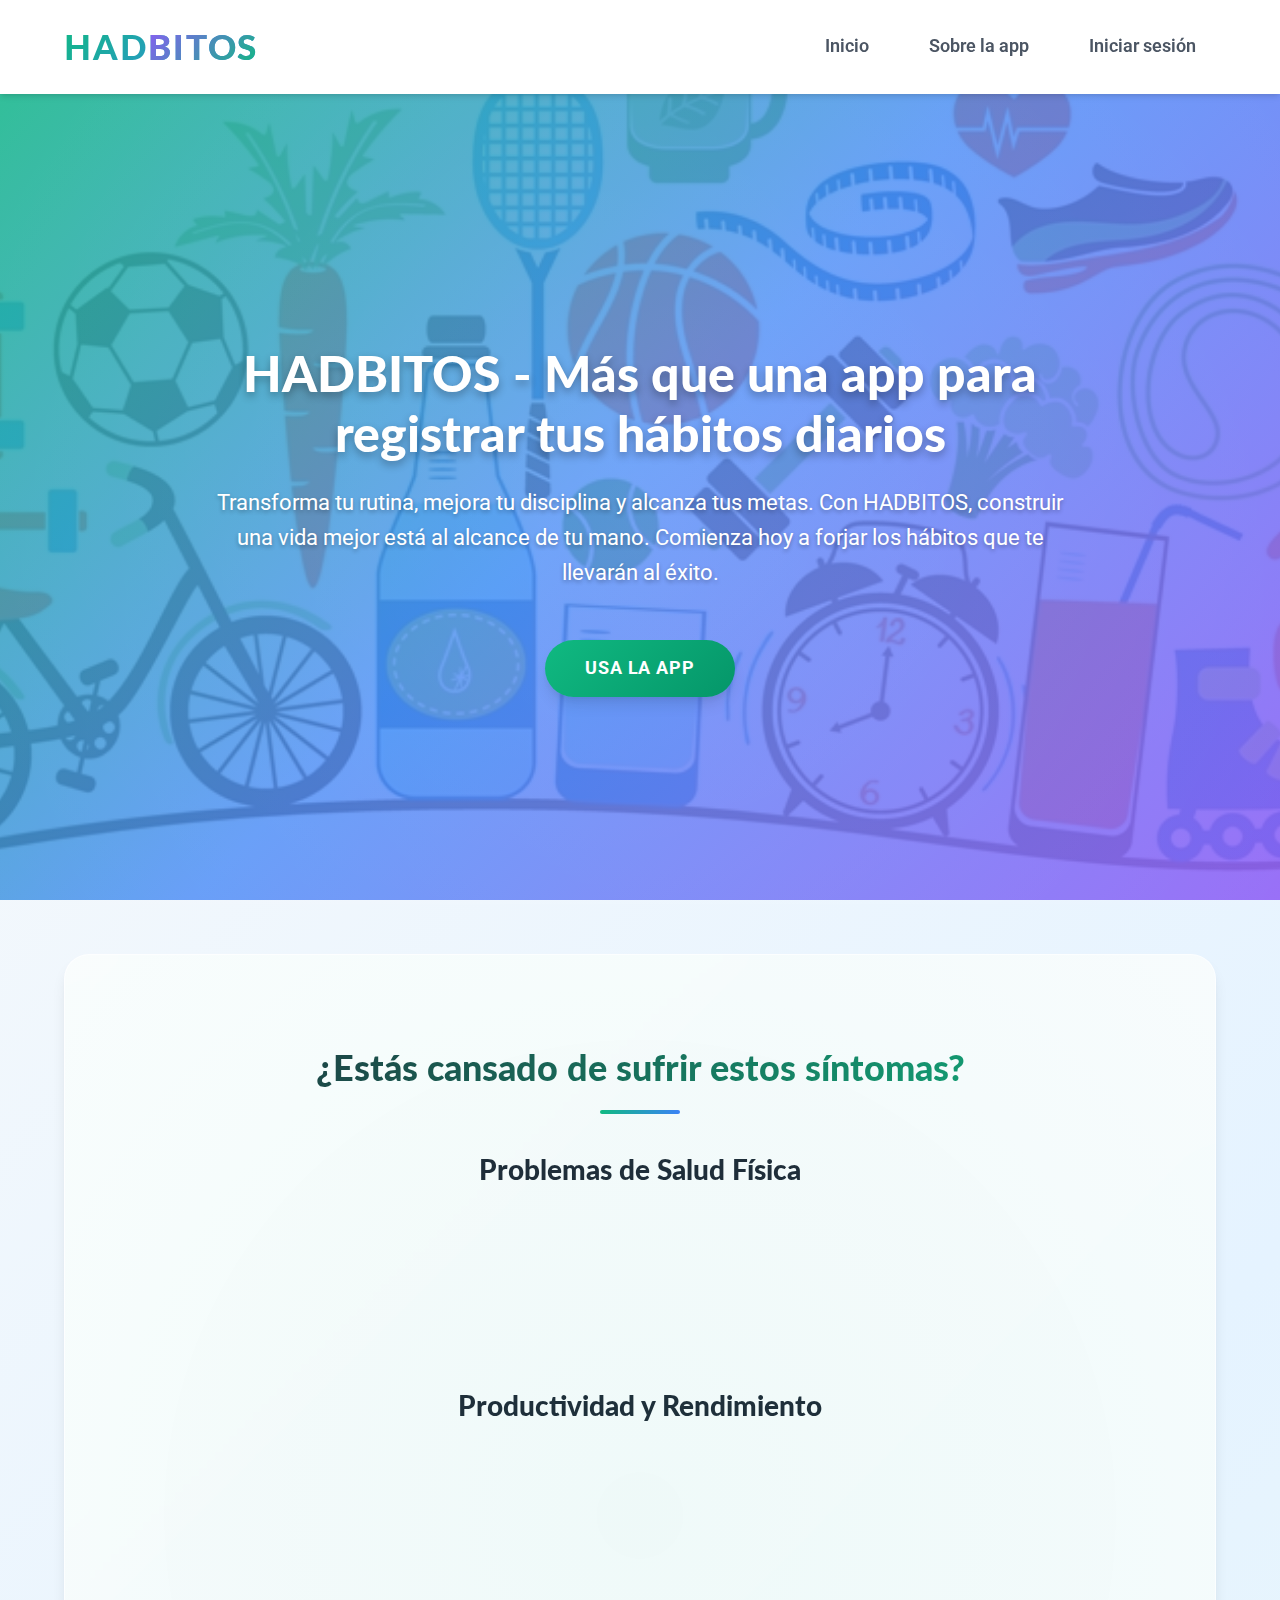
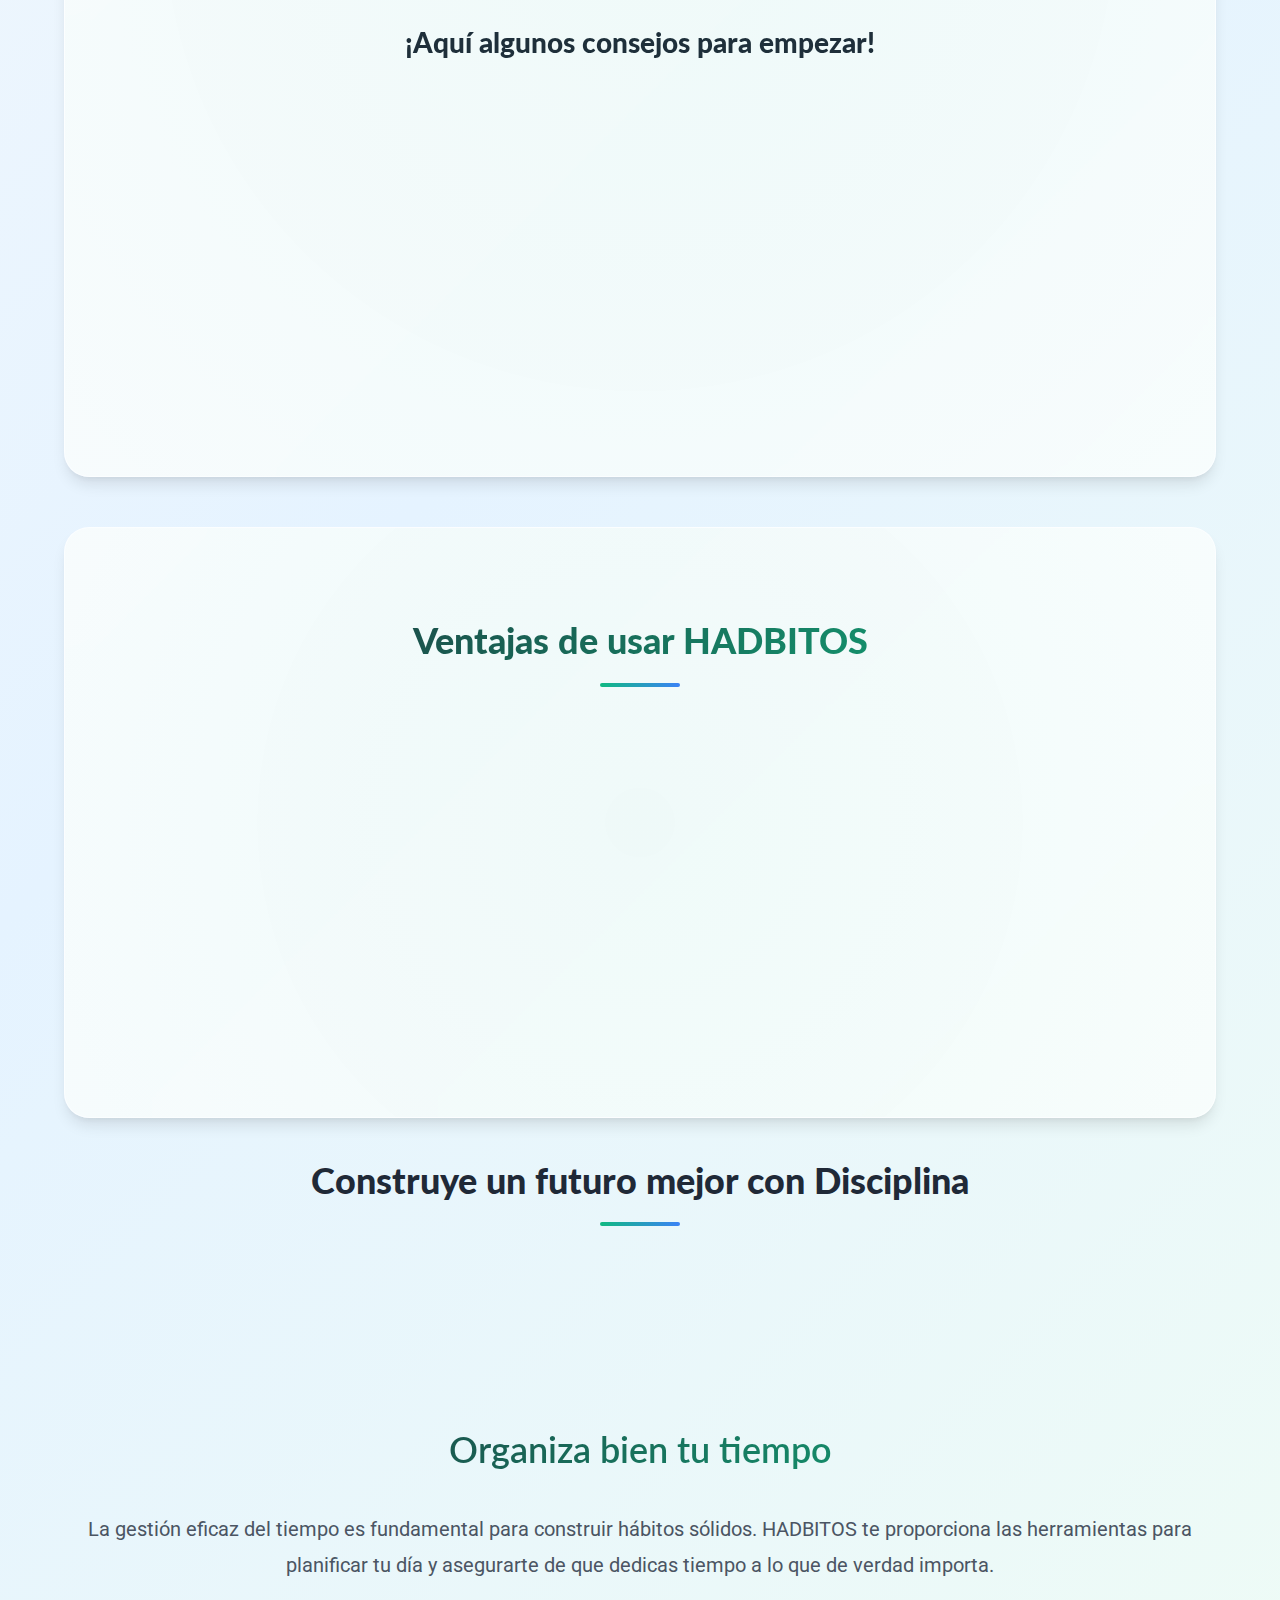
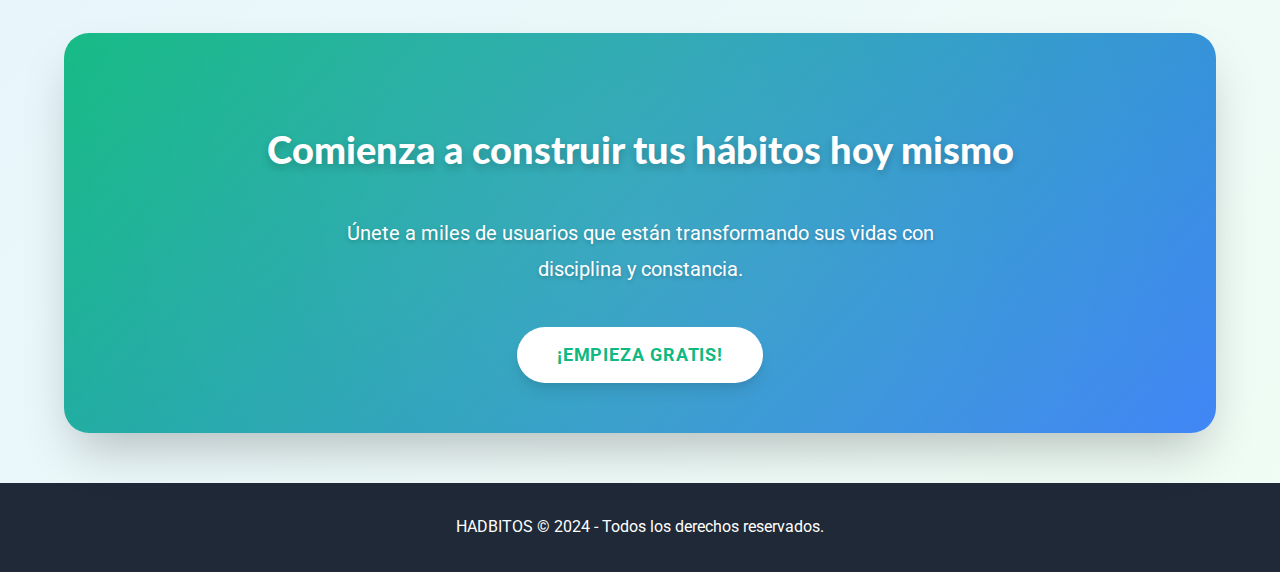
<file: index.html>
<!DOCTYPE html>
<html lang="es">
  <head>
    <meta charset="UTF-8" />
    <meta name="viewport" content="width=device-width, initial-scale=1.0" />
    <link rel="stylesheet" href="./styles/normalize.css" />
    <link rel="stylesheet" href="styles/styles.css" />
    <link rel="preconnect" href="https://fonts.googleapis.com" />
    <link rel="preconnect" href="https://fonts.gstatic.com" crossorigin />
    <link
      href="https://fonts.googleapis.com/css2?family=Lato:wght@300;400;700;900&family=Roboto:wght@300;400;500;700;900&display=swap"
      rel="stylesheet" />
    <link
      rel="stylesheet"
      href="https://cdnjs.cloudflare.com/ajax/libs/font-awesome/6.0.0-beta3/css/all.min.css"
      integrity="sha512-Fo3rlrZj/k7ujTnHg4CGR2D7kSs0v4LLanw2qksYuRlEzO+tcaEPQogQ0KaoGN26/zrn20ImR1DfuLWnOo7aBA=="
      crossorigin="anonymous"
      referrerpolicy="no-referrer" />
    <title>HADBITOS - Transforma tu Vida</title>
  </head>
  <body>
    <header class="header">
      <div class="contenedor header-contenido">
        <h1 class="titulo-principal">HAD<span>BITOS</span></h1>
        <nav class="navbar">
          <a href="#">Inicio</a>
          <a href="./pages/sobre_la_app.html">Sobre la app</a>
          <a href="./pages/login.html">Iniciar sesión</a>
        </nav>
      </div>
    </header>

    <div class="hero">
      <div class="div-hero">
        <h2>HADBITOS - Más que una app para registrar tus hábitos diarios</h2>
        <p class="texto-hero">
          Transforma tu rutina, mejora tu disciplina y alcanza tus metas. Con
          HADBITOS, construir una vida mejor está al alcance de tu mano.
          Comienza hoy a forjar los hábitos que te llevarán al éxito.
        </p>
        <button class="btn">Usa la App</button>
      </div>
    </div>

    <section class="contenedor seccion-items">
      <h2 class="text-center decorar-titulos">
        ¿Estás cansado de sufrir estos síntomas?
      </h2>

      <h3 class="text-center">Problemas de Salud Física</h3>
      <div class="malos-habitos-fisicos">
        <div class="elemento-fisico">
          <i class="fas fa-tired"></i>
          <p class="texto-cajas">Cansancio</p>
        </div>
        <div class="elemento-fisico">
          <i class="fas fa-weight"></i>
          <p class="texto-cajas">Obesidad</p>
        </div>
        <div class="elemento-fisico">
          <i class="fas fa-utensils"></i>
          <p class="texto-cajas">Mala Alimentación</p>
        </div>
        <div class="elemento-fisico">
          <i class="fas fa-battery-quarter"></i>
          <p class="texto-cajas">Debilidad</p>
        </div>
      </div>

      <h3 class="text-center">Productividad y Rendimiento</h3>
      <div class="malos-habitos-fisicos">
        <div class="elemento-fisico">
          <i class="fas fa-boxes-stacked"></i>
          <p class="texto-cajas">Desorganización</p>
        </div>
        <div class="elemento-fisico">
          <i class="fas fa-hourglass-end"></i>
          <p class="texto-cajas">Procrastinación</p>
        </div>
        <div class="elemento-fisico">
          <i class="fas fa-eye-slash"></i>
          <p class="texto-cajas">Falta de enfoque</p>
        </div>
        <div class="elemento-fisico">
          <i class="fas fa-bolt"></i>
          <p class="texto-cajas">Baja Energía</p>
        </div>
      </div>

      <h3 class="text-center">¡Aquí algunos consejos para empezar!</h3>
      <ul class="lista-consejos">
        <li>
          <i class="fas fa-mobile-alt"></i>
          <span>Pon el celular en modo "No molestar".</span>
        </li>
        <li>
          <i class="fas fa-pen"></i>
          <span
            >Comienza el día anotando tu primera actividad en HADBITOS.</span
          >
        </li>
        <li>
          <i class="fas fa-dumbbell"></i>
          <span>Realiza deporte de 3 a 5 veces por semana.</span>
        </li>
      </ul>
    </section>

    <section class="seccion-items contenedor">
      <h2 class="text-center decorar-titulos">Ventajas de usar HADBITOS</h2>
      <div class="flex-padre">
        <div class="elemento">
          <h3>Bloquea tus distracciones</h3>
          <i class="fa-solid fa-brain"></i>
          <p>
            Enfócate en lo que realmente importa. Nuestra app te ayuda a crear
            un ambiente libre de interrupciones para que puedas concentrarte en
            tus metas.
          </p>
        </div>
        <div class="elemento">
          <h3>Registra tus Hábitos</h3>
          <i class="fa-solid fa-clipboard-check"></i>
          <p>
            Lleva un seguimiento claro y sencillo de tu progreso diario.
            Visualiza tus rachas y mantente motivado para no romper la cadena.
          </p>
        </div>
        <div class="elemento">
          <h3>Adquiere Disciplina</h3>
          <i class="fa-solid fa-clock-rotate-left"></i>
          <p>
            La constancia es la clave del éxito. Al registrar tus hábitos,
            desarrollas la disciplina necesaria para lograr cualquier cosa que
            te propongas.
          </p>
        </div>
      </div>
    </section>

    <section class="contenedor">
      <h2 class="text-center decorar-titulos">
        Construye un futuro mejor con Disciplina
      </h2>
      <div class="texto-disciplina">
        <div class="elemento-habito">
          <i class="fas fa-medal"></i>
          <p class="texto-cajas">Gana Mejores Hábitos</p>
        </div>
        <div class="elemento-habito">
          <i class="fas fa-clock"></i>
          <p class="texto-cajas">Organiza tus Tiempos</p>
        </div>
        <div class="elemento-habito">
          <i class="fas fa-star"></i>
          <p class="texto-cajas">Obtén buenos resultados</p>
        </div>
      </div>
      <h2 class="text-center grosor-text-mediano">Organiza bien tu tiempo</h2>
      <p class="text-center tamaño-text-parrafo">
        La gestión eficaz del tiempo es fundamental para construir hábitos
        sólidos. HADBITOS te proporciona las herramientas para planificar tu día
        y asegurarte de que dedicas tiempo a lo que de verdad importa.
      </p>
    </section>

    <main class="seccion-cta contenedor">
      <h2 class="text-center">Comienza a construir tus hábitos hoy mismo</h2>
      <p class="text-center">
        Únete a miles de usuarios que están transformando sus vidas con
        disciplina y constancia.
      </p>
      <div class="text-center">
        <button class="btn">¡Empieza Gratis!</button>
      </div>
    </main>

    <footer class="footer">
      <div class="contenedor">
        <p class="text-center">
          HADBITOS &copy; 2024 - Todos los derechos reservados.
        </p>
      </div>
    </footer>

    <script src="js/animacion.js"></script>
  </body>
</html>
</file>
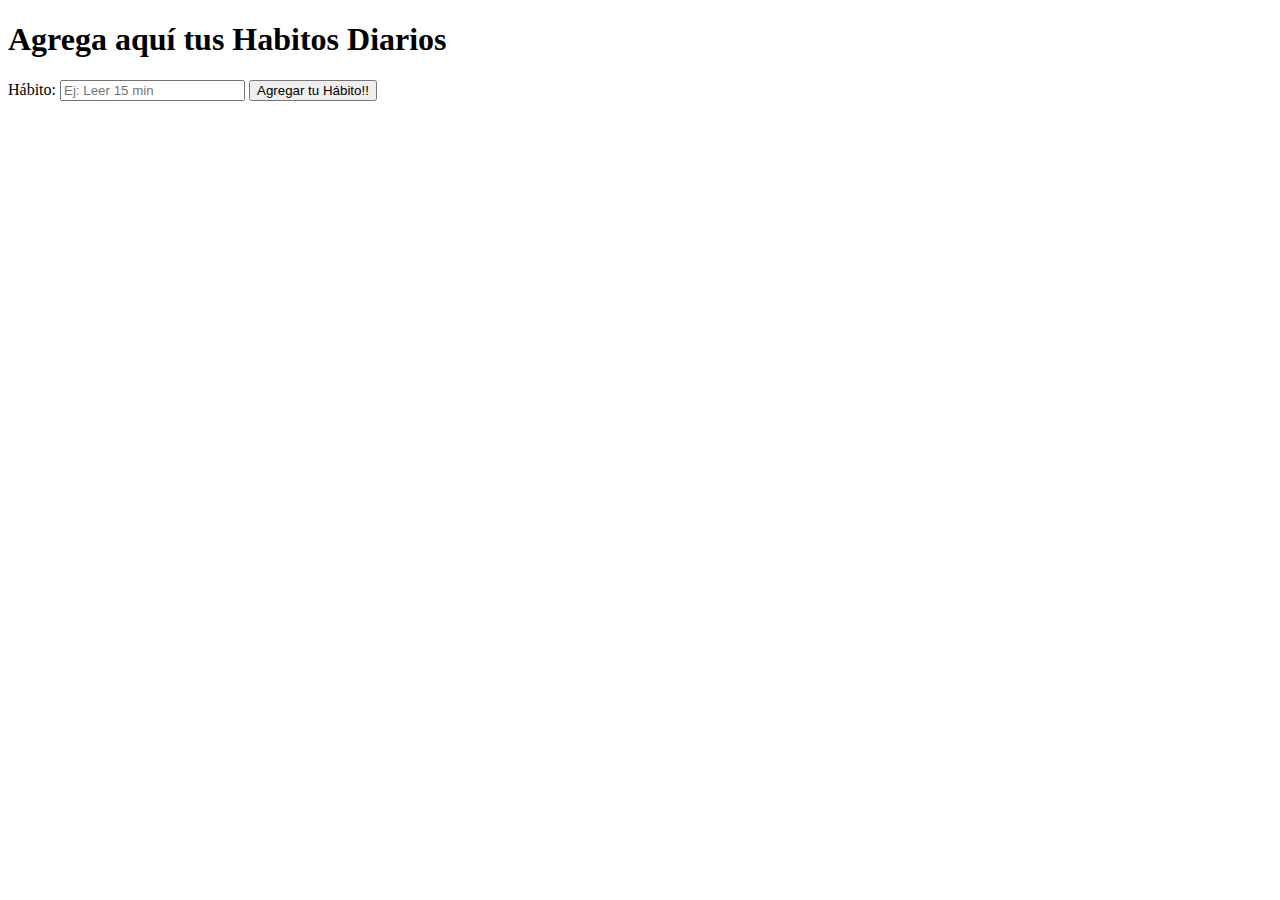
<file: pages/agregarhabito.html>
<!DOCTYPE html>
<html lang="en">
  <head>
    <meta charset="UTF-8" />
    <meta name="viewport" content="width=device-width, initial-scale=1.0" />
    <title>Document</title>
  </head>
  <body>
    <section>
      <div class="contenedor">
        <h1>Agrega aquí tus Habitos Diarios</h1>

        <form id="formulario-nuevo-habito">
          <label for="nombre-habito">Hábito:</label>
          <input
            type="text"
            id="nombre-habito"
            placeholder="Ej: Leer 15 min"
            required />
          <button type="submit">Agregar tu Hábito!!</button>
        </form>

        <div class="contenedor-habitos">
          <ul id="lista-de-habitos" class="habito"></ul>
        </div>
      </div>
    </section>

    <script src="../js/app.js"></script>
  </body>
</html>
</file>
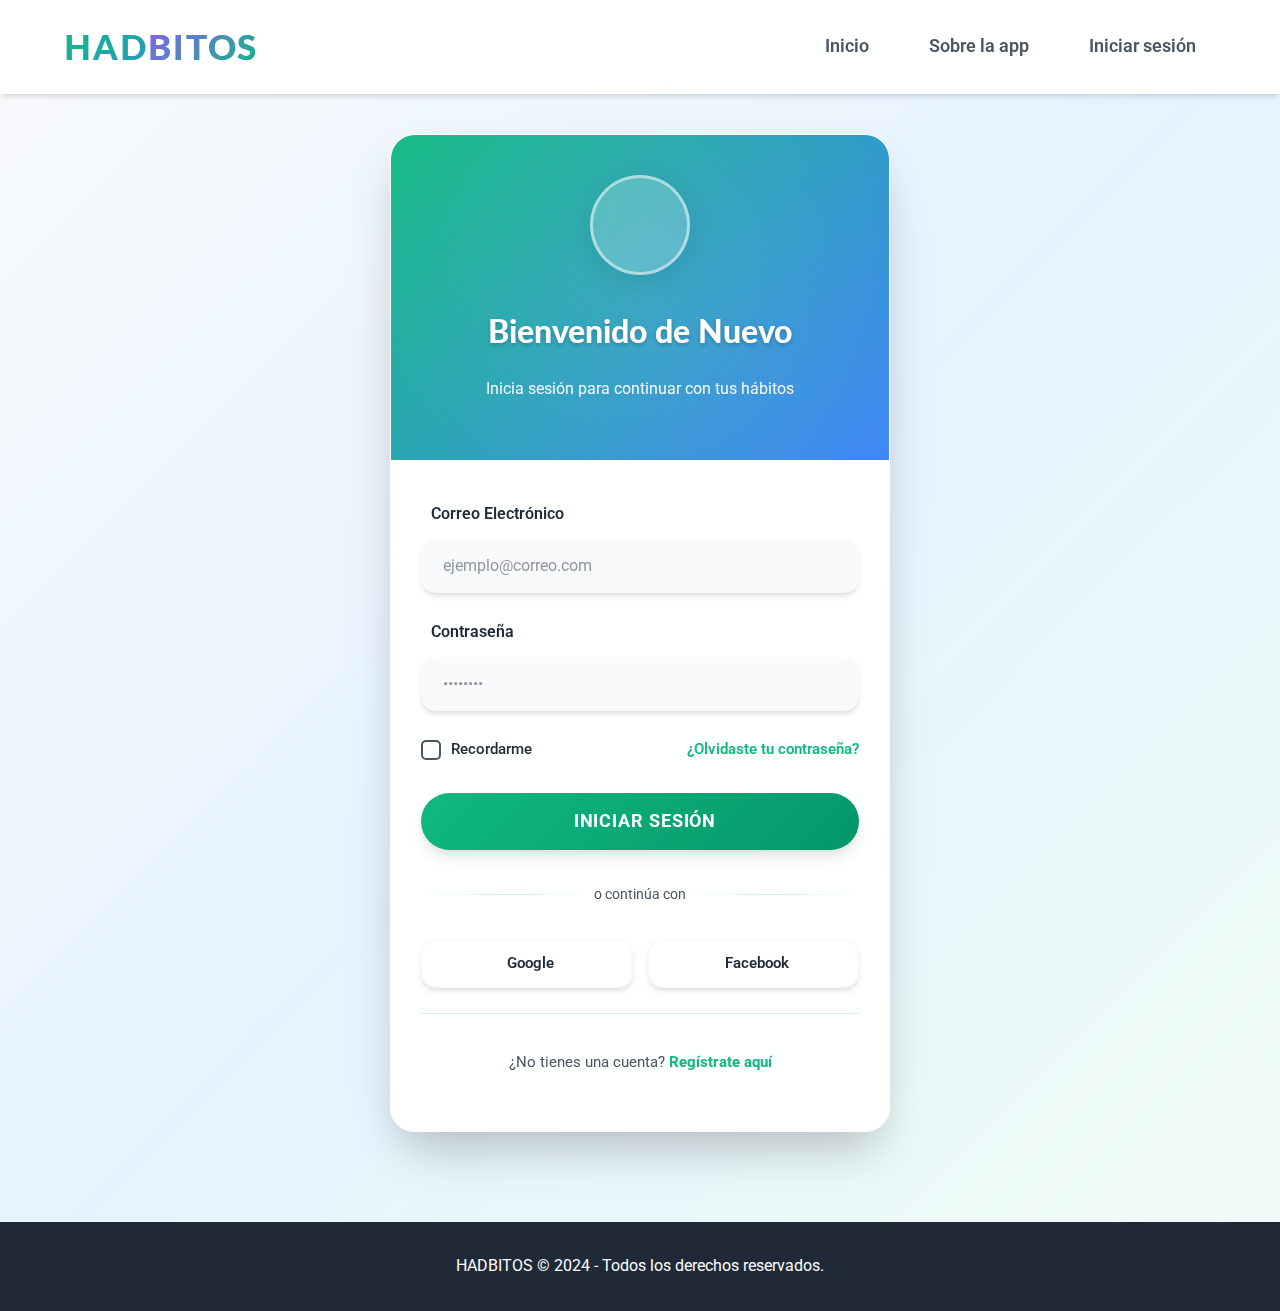
<file: pages/login.html>
<!DOCTYPE html>
<html lang="es">
  <head>
    <meta charset="UTF-8" />
    <meta name="viewport" content="width=device-width, initial-scale=1.0" />
    <link rel="stylesheet" href="../styles/normalize.css" />
    <link rel="stylesheet" href="../styles/styles.css" />
    <link rel="stylesheet" href="../styles/login.css" />
    <link rel="preconnect" href="https://fonts.googleapis.com" />
    <link rel="preconnect" href="https://fonts.gstatic.com" crossorigin />
    <link
      href="https://fonts.googleapis.com/css2?family=Lato:wght@300;400;700;900&family=Roboto:wght@300;400;500;700;900&display=swap"
      rel="stylesheet" />
    <link
      rel="stylesheet"
      href="https://cdnjs.cloudflare.com/ajax/libs/font-awesome/6.0.0-beta3/css/all.min.css"
      integrity="sha512-Fo3rlrZj/k7ujTnHg4CGR2D7kSs0v4LLanw2qksYuRlEzO+tcaEPQogQ0KaoGN26/zrn20ImR1DfuLWnOo7aBA=="
      crossorigin="anonymous"
      referrerpolicy="no-referrer" />
    <title>Iniciar Sesión - HADBITOS</title>
  </head>
  <body class="body-login">
    <header class="header">
      <div class="contenedor header-contenido">
        <h1 class="titulo-principal">HAD<span>BITOS</span></h1>
        <nav class="navbar">
          <a href="../index.html">Inicio</a>
          <a href="./sobre_la_app.html">Sobre la app</a>
          <a href="./login.html">Iniciar sesión</a>
        </nav>
      </div>
    </header>

    <main class="main-login">
      <div class="login-container">
        <div class="login-card">
          <div class="login-header">
            <div class="logo-circle">
              <i class="fas fa-user-circle"></i>
            </div>
            <h2>Bienvenido de Nuevo</h2>
            <p>Inicia sesión para continuar con tus hábitos</p>
          </div>

          <div class="login-body">
            <form id="form-login">
              <div class="input-group">
                <label for="email">
                  <i class="fas fa-envelope"></i>
                  Correo Electrónico
                </label>
                <input
                  type="email"
                  id="email"
                  placeholder="ejemplo@correo.com"
                  required />
              </div>

              <div class="input-group">
                <label for="password">
                  <i class="fas fa-lock"></i>
                  Contraseña
                </label>
                <div class="password-wrapper">
                  <input
                    type="password"
                    id="password"
                    placeholder="••••••••"
                    required />
                  <button type="button" class="toggle-password" id="toggle-password">
                    <i class="fas fa-eye"></i>
                  </button>
                </div>
              </div>

              <div class="form-options">
                <label class="checkbox-wrapper">
                  <input type="checkbox" id="remember" />
                  <span class="checkmark"></span>
                  <span class="checkbox-label">Recordarme</span>
                </label>
                <a href="#" class="forgot-link">¿Olvidaste tu contraseña?</a>
              </div>

              <button type="submit" class="btn btn-login">
                <i class="fas fa-sign-in-alt"></i>
                Iniciar Sesión
              </button>

              <div class="divider">
                <span>o continúa con</span>
              </div>

              <div class="social-login">
                <button type="button" class="btn-social btn-google">
                  <i class="fab fa-google"></i>
                  Google
                </button>
                <button type="button" class="btn-social btn-facebook">
                  <i class="fab fa-facebook-f"></i>
                  Facebook
                </button>
              </div>

              <div class="signup-link">
                <p>¿No tienes una cuenta? <a href="#">Regístrate aquí</a></p>
              </div>
            </form>
          </div>
        </div>
      </div>
    </main>

    <footer class="footer">
      <div class="contenedor">
        <p class="text-center">
          HADBITOS &copy; 2024 - Todos los derechos reservados.
        </p>
      </div>
    </footer>

    <script src="../js/login.js"></script>
  </body>
</html>
</file>
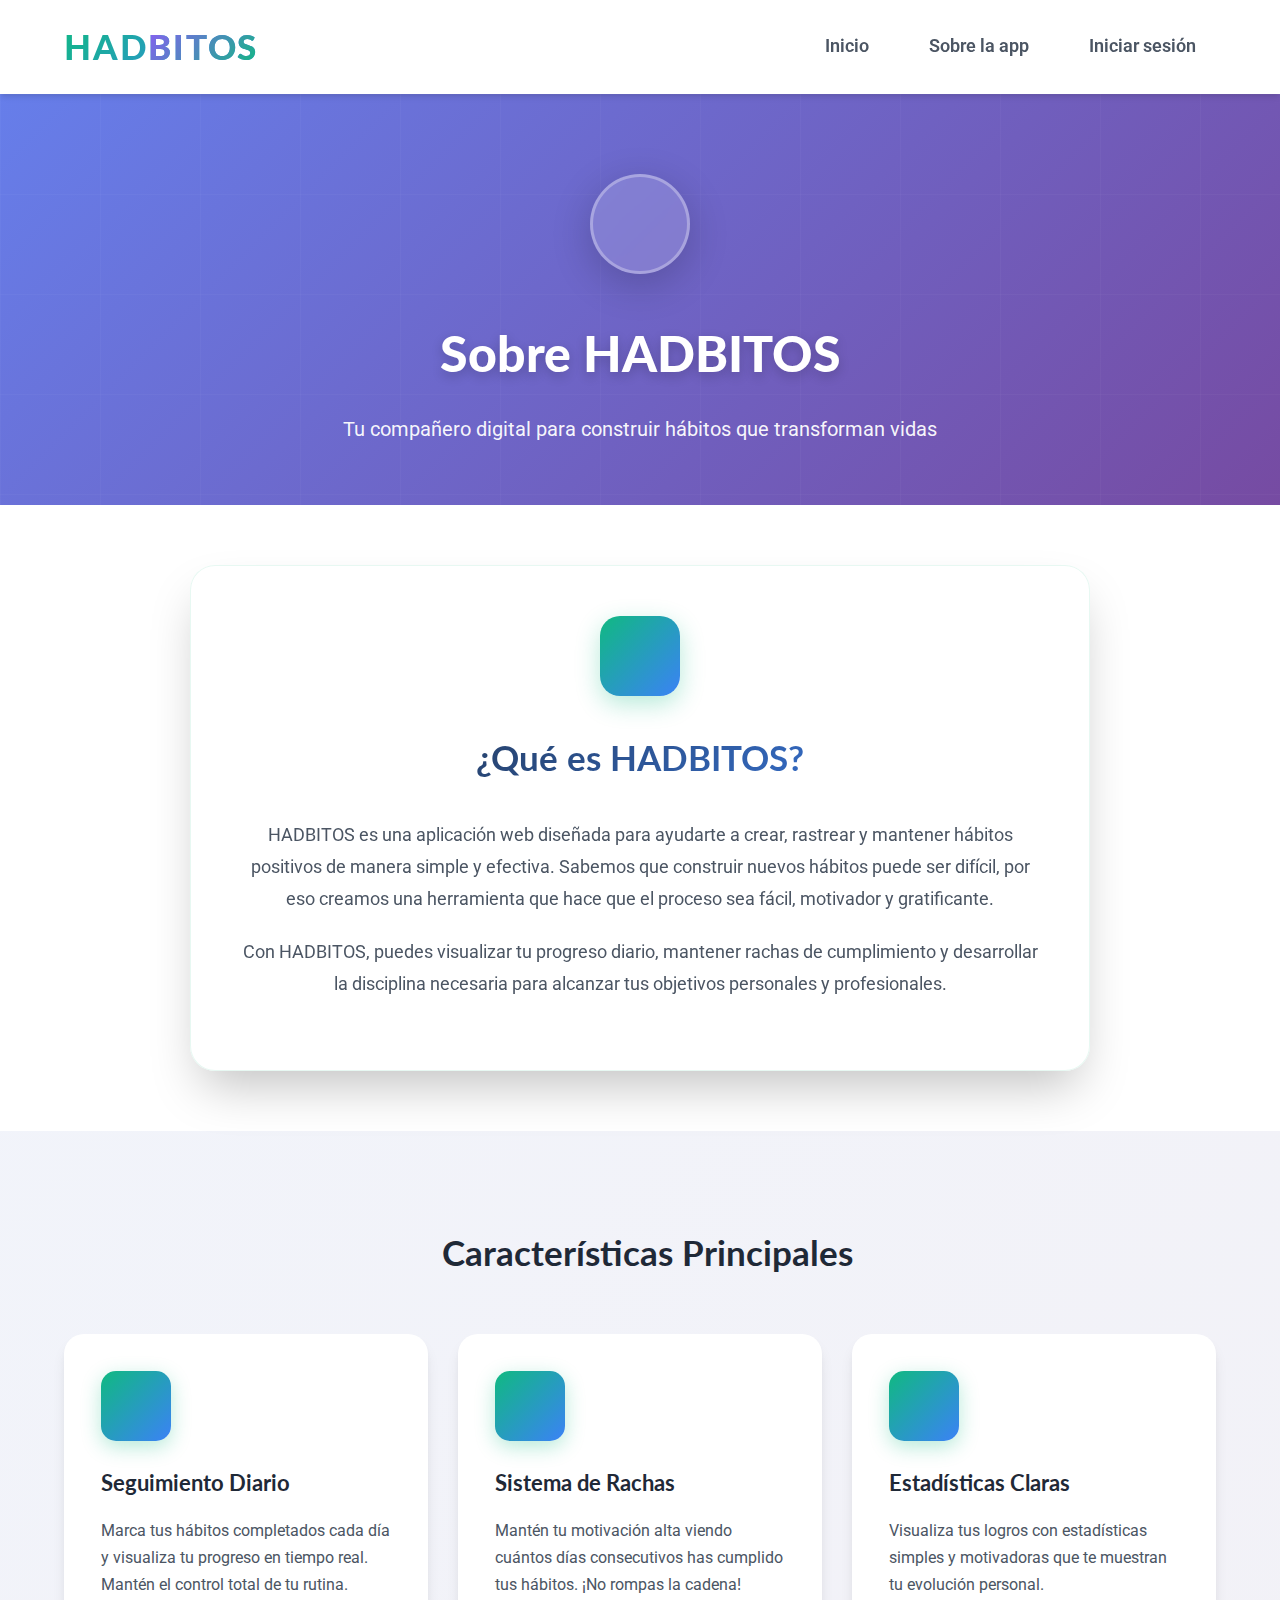
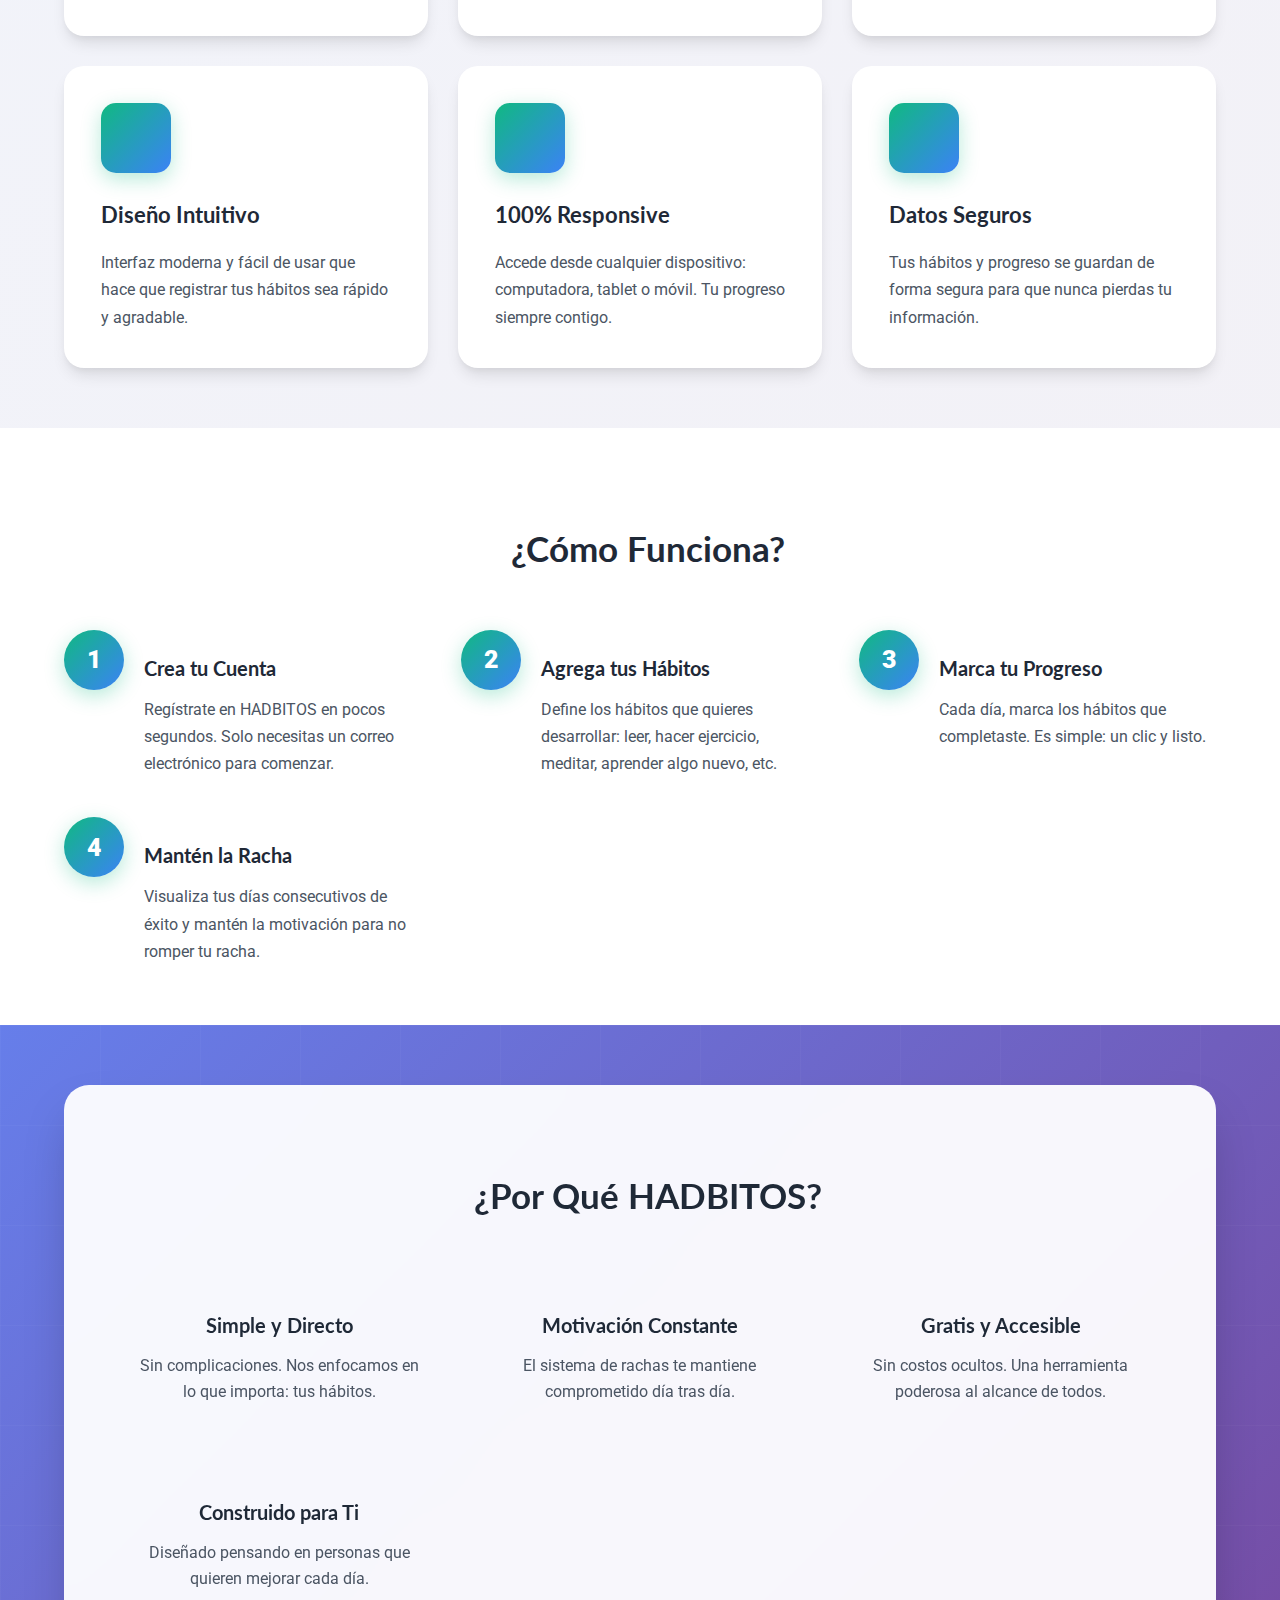
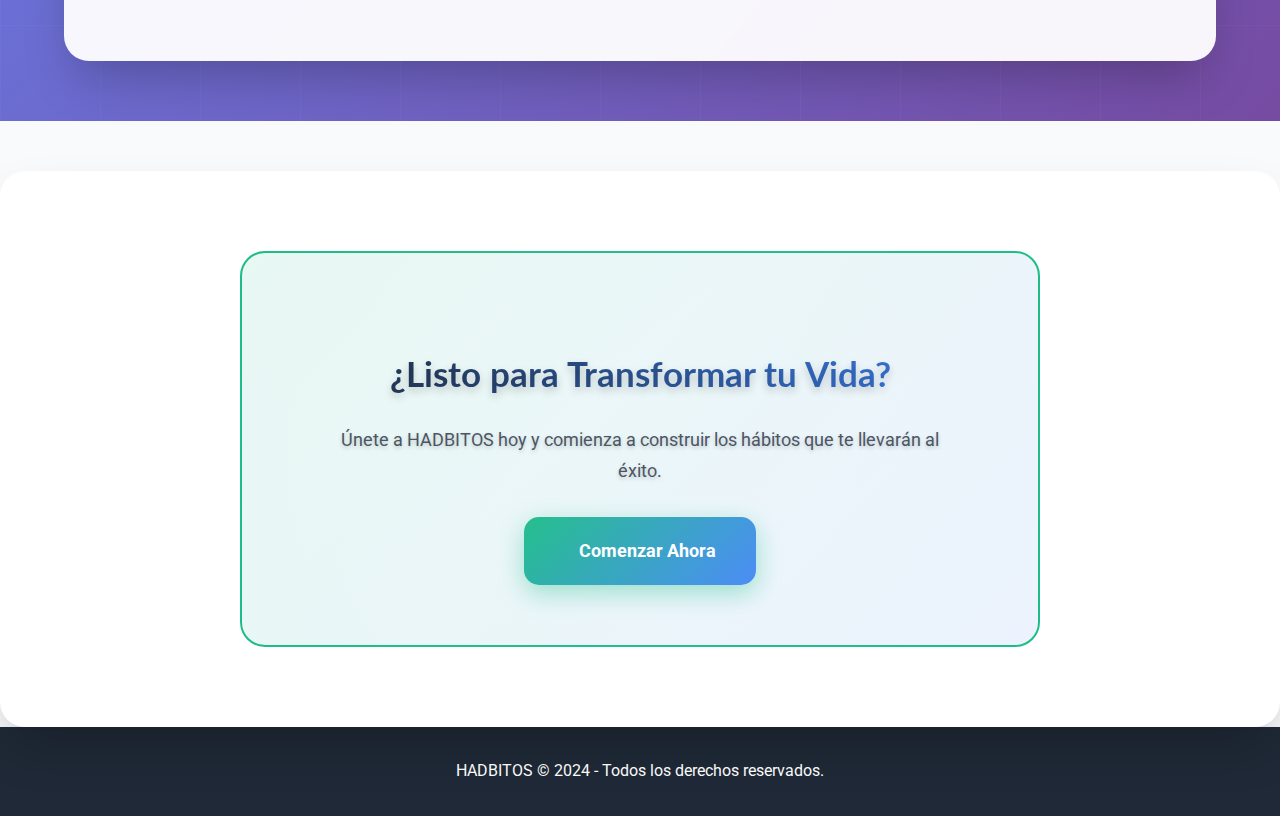
<file: pages/sobre_la_app.html>
<!DOCTYPE html>
<html lang="es">
  <head>
    <meta charset="UTF-8" />
    <meta name="viewport" content="width=device-width, initial-scale=1.0" />
    <link rel="stylesheet" href="../styles/normalize.css" />
    <link rel="stylesheet" href="../styles/styles.css" />
    <link rel="stylesheet" href="../styles/sobre_la_app.css" />
    <link rel="preconnect" href="https://fonts.googleapis.com" />
    <link rel="preconnect" href="https://fonts.gstatic.com" crossorigin />
    <link
      href="https://fonts.googleapis.com/css2?family=Lato:wght@300;400;700;900&family=Roboto:wght@300;400;500;700;900&display=swap"
      rel="stylesheet" />
    <link
      rel="stylesheet"
      href="https://cdnjs.cloudflare.com/ajax/libs/font-awesome/6.0.0-beta3/css/all.min.css"
      integrity="sha512-Fo3rlrZj/k7ujTnHg4CGR2D7kSs0v4LLanw2qksYuRlEzO+tcaEPQogQ0KaoGN26/zrn20ImR1DfuLWnOo7aBA=="
      crossorigin="anonymous"
      referrerpolicy="no-referrer" />
    <title>Sobre la App - HADBITOS</title>
  </head>
  <body>
    <header class="header">
      <div class="contenedor header-contenido">
        <h1 class="titulo-principal">HAD<span>BITOS</span></h1>
        <nav class="navbar">
          <a href="../index.html">Inicio</a>
          <a href="./sobre_la_app.html">Sobre la app</a>
          <a href="./login.html">Iniciar sesión</a>
        </nav>
      </div>
    </header>

    <main class="main-sobre">
      <!-- Hero Section -->
      <section class="hero-sobre">
        <div class="contenedor">
          <div class="hero-content">
            <div class="hero-icon">
              <i class="fas fa-rocket"></i>
            </div>
            <h1 class="hero-title">Sobre HADBITOS</h1>
            <p class="hero-subtitle">
              Tu compañero digital para construir hábitos que transforman vidas
            </p>
          </div>
        </div>
      </section>

      <!-- Qué es HADBITOS -->
      <section class="seccion-que-es">
        <div class="contenedor">
          <div class="content-card">
            <div class="card-icon">
              <i class="fas fa-lightbulb"></i>
            </div>
            <h2>¿Qué es HADBITOS?</h2>
            <p class="descripcion-principal">
              HADBITOS es una aplicación web diseñada para ayudarte a crear,
              rastrear y mantener hábitos positivos de manera simple y efectiva.
              Sabemos que construir nuevos hábitos puede ser difícil, por eso
              creamos una herramienta que hace que el proceso sea fácil,
              motivador y gratificante.
            </p>
            <p class="descripcion-principal">
              Con HADBITOS, puedes visualizar tu progreso diario, mantener
              rachas de cumplimiento y desarrollar la disciplina necesaria para
              alcanzar tus objetivos personales y profesionales.
            </p>
          </div>
        </div>
      </section>

      <!-- Características principales -->
      <section class="seccion-caracteristicas">
        <div class="contenedor">
          <h2 class="titulo-seccion">
            <i class="fas fa-star"></i>
            Características Principales
          </h2>

          <div class="grid-caracteristicas">
            <div class="caracteristica-card">
              <div class="caracteristica-icono">
                <i class="fas fa-check-circle"></i>
              </div>
              <h3>Seguimiento Diario</h3>
              <p>
                Marca tus hábitos completados cada día y visualiza tu progreso
                en tiempo real. Mantén el control total de tu rutina.
              </p>
            </div>

            <div class="caracteristica-card">
              <div class="caracteristica-icono">
                <i class="fas fa-fire"></i>
              </div>
              <h3>Sistema de Rachas</h3>
              <p>
                Mantén tu motivación alta viendo cuántos días consecutivos has
                cumplido tus hábitos. ¡No rompas la cadena!
              </p>
            </div>

            <div class="caracteristica-card">
              <div class="caracteristica-icono">
                <i class="fas fa-chart-line"></i>
              </div>
              <h3>Estadísticas Claras</h3>
              <p>
                Visualiza tus logros con estadísticas simples y motivadoras que
                te muestran tu evolución personal.
              </p>
            </div>

            <div class="caracteristica-card">
              <div class="caracteristica-icono">
                <i class="fas fa-palette"></i>
              </div>
              <h3>Diseño Intuitivo</h3>
              <p>
                Interfaz moderna y fácil de usar que hace que registrar tus
                hábitos sea rápido y agradable.
              </p>
            </div>

            <div class="caracteristica-card">
              <div class="caracteristica-icono">
                <i class="fas fa-mobile-alt"></i>
              </div>
              <h3>100% Responsive</h3>
              <p>
                Accede desde cualquier dispositivo: computadora, tablet o móvil.
                Tu progreso siempre contigo.
              </p>
            </div>

            <div class="caracteristica-card">
              <div class="caracteristica-icono">
                <i class="fas fa-database"></i>
              </div>
              <h3>Datos Seguros</h3>
              <p>
                Tus hábitos y progreso se guardan de forma segura para que nunca
                pierdas tu información.
              </p>
            </div>
          </div>
        </div>
      </section>

      <!-- Cómo funciona -->
      <section class="seccion-como-funciona">
        <div class="contenedor">
          <h2 class="titulo-seccion">
            <i class="fas fa-cogs"></i>
            ¿Cómo Funciona?
          </h2>

          <div class="pasos-container">
            <div class="paso-item">
              <div class="paso-numero">1</div>
              <div class="paso-content">
                <h3>Crea tu Cuenta</h3>
                <p>
                  Regístrate en HADBITOS en pocos segundos. Solo necesitas un
                  correo electrónico para comenzar.
                </p>
              </div>
            </div>

            <div class="paso-item">
              <div class="paso-numero">2</div>
              <div class="paso-content">
                <h3>Agrega tus Hábitos</h3>
                <p>
                  Define los hábitos que quieres desarrollar: leer, hacer
                  ejercicio, meditar, aprender algo nuevo, etc.
                </p>
              </div>
            </div>

            <div class="paso-item">
              <div class="paso-numero">3</div>
              <div class="paso-content">
                <h3>Marca tu Progreso</h3>
                <p>
                  Cada día, marca los hábitos que completaste. Es simple: un
                  clic y listo.
                </p>
              </div>
            </div>

            <div class="paso-item">
              <div class="paso-numero">4</div>
              <div class="paso-content">
                <h3>Mantén la Racha</h3>
                <p>
                  Visualiza tus días consecutivos de éxito y mantén la
                  motivación para no romper tu racha.
                </p>
              </div>
            </div>
          </div>
        </div>
      </section>

      <!-- Por qué HADBITOS -->
      <section class="seccion-porque">
        <div class="contenedor">
          <div class="porque-card">
            <h2>
              <i class="fas fa-heart"></i>
              ¿Por Qué HADBITOS?
            </h2>
            <div class="razones-grid">
              <div class="razon-item">
                <i class="fas fa-bolt"></i>
                <h3>Simple y Directo</h3>
                <p>
                  Sin complicaciones. Nos enfocamos en lo que importa: tus
                  hábitos.
                </p>
              </div>

              <div class="razon-item">
                <i class="fas fa-trophy"></i>
                <h3>Motivación Constante</h3>
                <p>
                  El sistema de rachas te mantiene comprometido día tras día.
                </p>
              </div>

              <div class="razon-item">
                <i class="fas fa-unlock"></i>
                <h3>Gratis y Accesible</h3>
                <p>
                  Sin costos ocultos. Una herramienta poderosa al alcance de
                  todos.
                </p>
              </div>

              <div class="razon-item">
                <i class="fas fa-users"></i>
                <h3>Construido para Ti</h3>
                <p>
                  Diseñado pensando en personas que quieren mejorar cada día.
                </p>
              </div>
            </div>
          </div>
        </div>
      </section>

      <!-- CTA Final -->
      <section class="seccion-cta">
        <div class="contenedor">
          <div class="cta-card">
            <h2>¿Listo para Transformar tu Vida?</h2>
            <p>
              Únete a HADBITOS hoy y comienza a construir los hábitos que te
              llevarán al éxito.
            </p>
            <a href="./login.html" class="btn-cta">
              <i class="fas fa-sign-in-alt"></i>
              Comenzar Ahora
            </a>
          </div>
        </div>
      </section>
    </main>

    <footer class="footer">
      <div class="contenedor">
        <p class="text-center">
          HADBITOS &copy; 2024 - Todos los derechos reservados.
        </p>
      </div>
    </footer>

    <script src="../js/sesion.js"></script>
    <script src="../js/animacion.js"></script>
  </body>
</html>
</file>
<file: styles/styles.css>
:root {
  --verde-principal: #10b981;
  --verde-oscuro: #059669;
  --verde-claro: #6ee7b7;
  --color-primario: #1f2937;
  --color-secundario: #4b5563;
  --fondo-claro: #f9fafb;
  --blanco: #ffffff;
  --azul-acento: #3b82f6;
  --purpura-acento: #8b5cf6;
  --fuentePrincipal: "Roboto", sans-serif;
  --fuenteSecundaria: "Lato", sans-serif;
  --separacion: 5rem;
  --sombra-suave: 0 4px 6px -1px rgba(0, 0, 0, 0.1),
    0 2px 4px -1px rgba(0, 0, 0, 0.06);
  --sombra-media: 0 10px 15px -3px rgba(0, 0, 0, 0.1),
    0 4px 6px -2px rgba(0, 0, 0, 0.05);
  --sombra-grande: 0 25px 50px -12px rgba(0, 0, 0, 0.25);
}

html {
  box-sizing: border-box;
  font-size: 62.5%;
}

*,
*:before,
*:after {
  box-sizing: inherit;
}

body {
  font-family: var(--fuentePrincipal);
  font-size: 1.6rem;
  line-height: 1.8;
  color: var(--color-secundario);
  background: linear-gradient(135deg, #f9fafb 0%, #e5f3ff 50%, #f0fdf4 100%);
  min-height: 100vh;
}

/* Globales */
.contenedor {
  max-width: 120rem;
  width: 90%;
  margin: 0 auto;
}

h1,
h2,
h3 {
  font-family: var(--fuenteSecundaria);
  color: var(--color-primario);
  font-weight: 900;
  margin: calc(var(--separacion / 2)) 0;
}

h1 {
  font-size: 4.4rem;
}

h2 {
  font-size: 3.6rem;
}

h3 {
  font-size: 2.8rem;
}

img {
  max-width: 15%;
  margin: 0 auto;
  display: block;
  height: auto;
}

/* Header y Titulo Principal */
.header {
  background: rgba(255, 255, 255, 0.95);
  backdrop-filter: blur(10px);
  border-bottom: 1px solid rgba(255, 255, 255, 0.2);
  padding: 1.5rem 0;
  box-shadow: var(--sombra-suave);
  position: sticky;
  top: 0;
  z-index: 100;
  transition: all 0.3s ease;
}

.header-contenido {
  display: flex;
  justify-content: space-between;
  align-items: center;
  gap: 2rem;
  flex-wrap: wrap;
}

.titulo-principal {
  background: linear-gradient(
    135deg,
    var(--verde-principal),
    var(--azul-acento)
  );
  -webkit-background-clip: text;
  -webkit-text-fill-color: transparent;
  background-clip: text;
  font-size: 3.5rem;
  font-weight: 900;
  text-transform: uppercase;
  letter-spacing: 0.05em;
  margin: 0;
  white-space: nowrap;
}

.titulo-principal span {
  background: linear-gradient(
    135deg,
    var(--purpura-acento),
    var(--verde-principal)
  );
  -webkit-background-clip: text;
  -webkit-text-fill-color: transparent;
  background-clip: text;
}

/* Barra de Navegación */
.navbar {
  display: flex;
  justify-content: flex-end;
  align-items: center;
  gap: 2rem;
}

.navbar a {
  text-decoration: none;
  color: var(--color-secundario);
  font-size: 1.8rem;
  font-weight: 600;
  padding: 1rem 2rem;
  border-radius: 2rem;
  transition: all 0.3s ease;
  position: relative;
  overflow: hidden;
}

.navbar a::before {
  content: "";
  position: absolute;
  top: 0;
  left: -100%;
  width: 100%;
  height: 100%;
  background: linear-gradient(
    90deg,
    var(--verde-principal),
    var(--azul-acento)
  );
  transition: left 0.3s ease;
  z-index: -1;
}

.navbar a:hover {
  color: var(--blanco);
  transform: translateY(-2px);
  box-shadow: var(--sombra-media);
}

.navbar a:hover::before {
  left: 0;
}

/* Menú de Usuario */
.user-menu {
  position: relative;
}

.user-avatar {
  width: 4.5rem;
  height: 4.5rem;
  border-radius: 50%;
  border: 3px solid transparent;
  background: linear-gradient(135deg, var(--verde-principal), var(--azul-acento));
  padding: 0.3rem;
  cursor: pointer;
  transition: all 0.3s ease;
  position: relative;
  overflow: visible;
  display: flex;
  align-items: center;
  justify-content: center;
}

.user-avatar img {
  width: 100%;
  height: 100%;
  border-radius: 50%;
  object-fit: cover;
  max-width: 100%;
  margin: 0;
  display: block;
}

.user-avatar:hover {
  transform: scale(1.1);
  box-shadow: var(--sombra-media);
}

.user-avatar:active {
  transform: scale(1.05);
}

.user-status {
  position: absolute;
  bottom: 0.2rem;
  right: 0.2rem;
  width: 1.2rem;
  height: 1.2rem;
  background: #10b981;
  border: 2px solid var(--blanco);
  border-radius: 50%;
  animation: pulse-status 2s ease-in-out infinite;
}

@keyframes pulse-status {
  0%, 100% { opacity: 1; }
  50% { opacity: 0.6; }
}

/* Dropdown Menu */
.dropdown-menu {
  position: absolute;
  top: calc(100% + 1rem);
  right: 0;
  width: 28rem;
  background: rgba(255, 255, 255, 0.98);
  backdrop-filter: blur(20px);
  border-radius: 1.5rem;
  box-shadow: var(--sombra-grande);
  border: 1px solid rgba(255, 255, 255, 0.2);
  opacity: 0;
  visibility: hidden;
  transform: translateY(-10px);
  transition: all 0.3s ease;
  z-index: 1000;
  overflow: hidden;
}

.dropdown-menu.show {
  opacity: 1;
  visibility: visible;
  transform: translateY(0);
}

.dropdown-header {
  padding: 2rem;
  background: linear-gradient(135deg, rgba(16, 185, 129, 0.1), rgba(59, 130, 246, 0.1));
  display: flex;
  align-items: center;
  gap: 1.5rem;
}

.dropdown-avatar {
  width: 5rem;
  height: 5rem;
  border-radius: 50%;
  overflow: hidden;
  border: 2px solid var(--verde-principal);
  flex-shrink: 0;
}

.dropdown-avatar img {
  width: 100%;
  height: 100%;
  object-fit: cover;
  max-width: 100%;
  margin: 0;
  display: block;
}

.dropdown-user-info {
  display: flex;
  flex-direction: column;
  gap: 0.3rem;
  min-width: 0;
}

.user-name {
  font-size: 1.6rem;
  font-weight: 700;
  color: var(--color-primario);
  white-space: nowrap;
  overflow: hidden;
  text-overflow: ellipsis;
}

.user-email {
  font-size: 1.3rem;
  color: var(--color-secundario);
  white-space: nowrap;
  overflow: hidden;
  text-overflow: ellipsis;
}

.dropdown-divider {
  height: 1px;
  background: linear-gradient(90deg, transparent, rgba(16, 185, 129, 0.2), transparent);
  margin: 0.5rem 0;
}

.dropdown-item {
  display: flex;
  align-items: center;
  gap: 1.5rem;
  padding: 1.5rem 2rem;
  color: var(--color-primario);
  text-decoration: none;
  font-size: 1.5rem;
  font-weight: 500;
  transition: all 0.3s ease;
  position: relative;
  overflow: hidden;
}

.dropdown-item::before {
  content: '';
  position: absolute;
  left: 0;
  top: 0;
  width: 0.4rem;
  height: 100%;
  background: linear-gradient(180deg, var(--verde-principal), var(--azul-acento));
  transform: scaleY(0);
  transition: transform 0.3s ease;
}

.dropdown-item:hover {
  background: rgba(16, 185, 129, 0.05);
  padding-left: 2.5rem;
}

.dropdown-item:hover::before {
  transform: scaleY(1);
}

.dropdown-item i {
  font-size: 1.8rem;
  width: 2rem;
  text-align: center;
  background: linear-gradient(135deg, var(--verde-principal), var(--azul-acento));
  -webkit-background-clip: text;
  -webkit-text-fill-color: transparent;
  background-clip: text;
}

.dropdown-item-danger {
  color: #ef4444;
}

.dropdown-item-danger:hover {
  background: rgba(239, 68, 68, 0.05);
}

.dropdown-item-danger i {
  background: #ef4444;
  -webkit-background-clip: text;
  -webkit-text-fill-color: transparent;
  background-clip: text;
}

/* Hero Section */
.hero {
  background: linear-gradient(
      135deg,
      rgba(16, 185, 129, 0.9) 0%,
      rgba(59, 130, 246, 0.8) 50%,
      rgba(139, 92, 246, 0.9) 100%
    ),
    url(../img/habitos.jpg);
  background-size: cover;
  background-position: center;
  background-attachment: fixed;
  height: 90vh;
  display: flex;
  flex-direction: column;
  justify-content: center;
  align-items: center;
  text-align: center;
  color: var(--blanco);
  position: relative;
  overflow: hidden;
}

.hero::before {
  content: "";
  position: absolute;
  width: 200%;
  height: 200%;
  background: radial-gradient(
    circle,
    rgba(255, 255, 255, 0.1) 0%,
    transparent 70%
  );
  animation: float 20s ease-in-out infinite;
  top: -50%;
  left: -50%;
}

@keyframes float {
  0%,
  100% {
    transform: translate(0, 0) rotate(0deg);
  }
  33% {
    transform: translate(30px, -30px) rotate(120deg);
  }
  66% {
    transform: translate(-20px, 20px) rotate(240deg);
  }
}

.div-hero {
  padding: 0 2rem;
  margin: 0;
  max-width: 90rem;
  z-index: 2;
  animation: fadeInUp 1s ease-out;
}

@keyframes fadeInUp {
  0% {
    opacity: 0;
    transform: translateY(30px);
  }
  100% {
    opacity: 1;
    transform: translateY(0);
  }
}

.div-hero h2 {
  color: var(--blanco);
  font-size: 5rem;
  font-weight: 900;
  margin-bottom: 2rem;
  text-shadow: 0 4px 8px rgba(0, 0, 0, 0.3);
  line-height: 1.2;
}

.texto-hero {
  font-size: 2.2rem;
  font-weight: 400;
  line-height: 1.6;
  text-shadow: 0 2px 4px rgba(0, 0, 0, 0.3);
  margin-bottom: 3rem;
}

/* Botones */
.btn {
  padding: 1.8rem 4rem;
  border: none;
  color: var(--blanco);
  border-radius: 3rem;
  font-size: 1.8rem;
  font-weight: 700;
  background: linear-gradient(
    135deg,
    var(--verde-principal),
    var(--verde-oscuro)
  );
  cursor: pointer;
  text-transform: uppercase;
  letter-spacing: 0.05em;
  transition: all 0.3s ease;
  margin-top: 2rem;
  box-shadow: var(--sombra-media);
  position: relative;
  overflow: hidden;
}

.btn::before {
  content: "";
  position: absolute;
  top: 0;
  left: -100%;
  width: 100%;
  height: 100%;
  background: linear-gradient(
    135deg,
    var(--azul-acento),
    var(--purpura-acento)
  );
  transition: left 0.3s ease;
}

.btn:hover {
  transform: translateY(-3px);
  box-shadow: var(--sombra-grande);
}

.btn:hover::before {
  left: 0;
}

.btn:active {
  transform: translateY(-1px);
}

.boton-agregar {
  display: flex;
  justify-content: flex-end;
  padding: 4rem;
}

/* Secciones y Tarjetas */
.seccion-items {
  margin-top: var(--separacion);
  padding: var(--separacion) 3rem;
  background: rgba(255, 255, 255, 0.8);
  backdrop-filter: blur(10px);
  border-radius: 2.5rem;
  box-shadow: var(--sombra-media);
  border: 1px solid rgba(255, 255, 255, 0.2);
  position: relative;
  overflow: hidden;
}

.seccion-items::before {
  content: "";
  position: absolute;
  top: -50%;
  right: -50%;
  width: 200%;
  height: 200%;
  background: radial-gradient(
    circle,
    rgba(16, 185, 129, 0.05) 0%,
    transparent 70%
  );
  animation: rotate 30s linear infinite;
}

@keyframes rotate {
  from {
    transform: rotate(0deg);
  }
  to {
    transform: rotate(360deg);
  }
}

.seccion-items .decorar-titulos {
  text-decoration: none;
  background: linear-gradient(
    135deg,
    var(--color-primario),
    var(--verde-principal)
  );
  -webkit-background-clip: text;
  -webkit-text-fill-color: transparent;
  background-clip: text;
  position: relative;
  z-index: 2;
}

.flex-padre {
  display: flex;
  justify-content: center;
  gap: 3rem;
  flex-wrap: wrap;
  position: relative;
  z-index: 2;
}

.elemento-fisico,
.elemento,
.elemento-habito {
  background: rgba(255, 255, 255, 0.9);
  backdrop-filter: blur(5px);
  padding: 3rem 2rem;
  border: 1px solid rgba(255, 255, 255, 0.2);
  border-radius: 2rem;
  box-shadow: var(--sombra-suave);
  transition: all 0.3s ease;
  text-align: center;
  flex: 1;
  min-width: 25rem;
  max-width: 35rem;
  position: relative;
  overflow: hidden;
}

.elemento-fisico::before,
.elemento::before,
.elemento-habito::before {
  content: "";
  position: absolute;
  top: 0;
  left: -100%;
  width: 100%;
  height: 100%;
  background: linear-gradient(
    90deg,
    transparent,
    rgba(255, 255, 255, 0.4),
    transparent
  );
  transition: left 0.6s ease;
}

.elemento-fisico:hover,
.elemento:hover,
.elemento-habito:hover {
  transform: translateY(-8px) scale(1.02);
  box-shadow: var(--sombra-grande);
  border-color: var(--verde-principal);
}

.elemento-fisico:hover::before,
.elemento:hover::before,
.elemento-habito:hover::before {
  left: 100%;
}

.elemento-fisico i,
.elemento i,
.elemento-habito i {
  font-size: 4rem;
  margin-bottom: 2rem;
  background: linear-gradient(
    135deg,
    var(--verde-principal),
    var(--azul-acento)
  );
  -webkit-background-clip: text;
  -webkit-text-fill-color: transparent;
  background-clip: text;
  transition: all 0.3s ease;
}

.elemento-fisico:hover i,
.elemento:hover i,
.elemento-habito:hover i {
  transform: scale(1.1) rotate(5deg);
}

.texto-cajas {
  font-size: 1.8rem;
  font-weight: 500;
  color: var(--color-primario);
  text-decoration: none;
}

/* Contenedores de tarjetas */
.malos-habitos-fisicos,
.texto-disciplina {
  display: flex;
  justify-content: center;
  gap: 2rem;
  flex-wrap: wrap;
  margin-top: 2rem;
}

/* Lista de Consejos */
.lista-consejos {
  list-style: none;
  padding: 0;
  display: flex;
  flex-direction: column;
  align-items: center;
  gap: 2rem;
  margin-top: 4rem;
  position: relative;
  z-index: 2;
}

.lista-consejos li {
  font-size: 1.9rem;
  font-weight: 500;
  display: flex;
  align-items: center;
  gap: 1.5rem;
  background: rgba(255, 255, 255, 0.9);
  backdrop-filter: blur(5px);
  padding: 2rem 3rem;
  border-radius: 1.5rem;
  box-shadow: var(--sombra-suave);
  border: 1px solid rgba(255, 255, 255, 0.2);
  transition: all 0.3s ease;
  max-width: 50rem;
  width: 100%;
}

.lista-consejos li:hover {
  transform: translateX(10px);
  box-shadow: var(--sombra-media);
}

.lista-consejos i {
  background: linear-gradient(
    135deg,
    var(--verde-principal),
    var(--azul-acento)
  );
  -webkit-background-clip: text;
  -webkit-text-fill-color: transparent;
  background-clip: text;
  font-size: 2.4rem;
  min-width: 3rem;
}

/* Seccion CTA (Call to Action) */
.seccion-cta {
  margin-top: var(--separacion);
  padding: var(--separacion) 3rem;
  text-align: center;
  background: linear-gradient(
    135deg,
    var(--verde-principal),
    var(--azul-acento)
  );
  border-radius: 2.5rem;
  color: var(--blanco);
  box-shadow: var(--sombra-grande);
  position: relative;
  overflow: hidden;
}

.seccion-cta::before {
  content: "";
  position: absolute;
  top: -50%;
  left: -50%;
  width: 200%;
  height: 200%;
  background: radial-gradient(
    circle,
    rgba(255, 255, 255, 0.1) 0%,
    transparent 70%
  );
  animation: pulse 4s ease-in-out infinite;
}

@keyframes pulse {
  0%,
  100% {
    opacity: 0.5;
    transform: scale(1);
  }
  50% {
    opacity: 0.8;
    transform: scale(1.05);
  }
}

.seccion-cta h2 {
  font-size: 3.8rem;
  color: var(--blanco);
  text-shadow: 0 4px 8px rgba(0, 0, 0, 0.2);
  position: relative;
  z-index: 2;
}

.seccion-cta p {
  font-size: 2rem;
  max-width: 60rem;
  margin: 2rem auto;
  text-shadow: 0 2px 4px rgba(0, 0, 0, 0.2);
  position: relative;
  z-index: 2;
}

.seccion-cta .btn {
  background: var(--blanco);
  color: var(--verde-principal);
  position: relative;
  z-index: 2;
}

.seccion-cta .btn:hover {
  background: var(--fondo-claro);
  color: var(--verde-oscuro);
}

/* Footer */
.footer {
  margin-top: var(--separacion);
  background-color: var(--color-primario);
  padding: 3rem 0;
  color: var(--blanco);
}

.footer p {
  margin: 0;
  font-size: 1.6rem;
  text-align: center;
}

/* Utilidades */
.text-center {
  text-align: center;
}

.tamaño-text-parrafo {
  font-size: 2rem;
}

.grosor-text-mediano {
  font-weight: 600;
  background: linear-gradient(
    135deg,
    var(--color-primario),
    var(--verde-principal)
  );
  -webkit-background-clip: text;
  -webkit-text-fill-color: transparent;
  background-clip: text;
}

/* Decoraciones adicionales */
.decorar-titulos::after {
  content: "";
  display: block;
  width: 8rem;
  height: 0.4rem;
  background: linear-gradient(
    90deg,
    var(--verde-principal),
    var(--azul-acento)
  );
  margin: 1rem auto;
  border-radius: 0.2rem;
}

/* Responsive Design */
@media (max-width: 768px) {
  html {
    font-size: 55%;
  }

  .header-contenido {
    flex-direction: column;
    text-align: center;
    gap: 1.5rem;
  }

  .titulo-principal {
    font-size: 3rem;
  }

  .navbar {
    justify-content: center;
    gap: 1.5rem;
    width: 100%;
  }

  .navbar a {
    padding: 1rem 2rem;
    font-size: 1.6rem;
  }
  
  .user-avatar {
    width: 4rem;
    height: 4rem;
  }
  
  .dropdown-menu {
    width: 26rem;
    right: -1rem;
  }

  .div-hero h2 {
    font-size: 3.5rem;
  }

  .texto-hero {
    font-size: 1.8rem;
  }
  .flex-padre {
    flex-direction: column;
    align-items: center;
  }

  .malos-habitos-fisicos {
    flex-direction: column;
    align-items: center;
  }

  .elemento-fisico,
  .elemento,
  .elemento-habito {
    min-width: auto;
    max-width: 90%;
    width: 100%;
  }

  .lista-consejos li {
    padding: 1.5rem 2rem;
    font-size: 1.6rem;
  }

  .seccion-items {
    padding: 3rem 2rem;
    margin-top: 3rem;
  }

  .seccion-cta {
    padding: 3rem 2rem;
  }

  .hero {
    height: 70vh;
    background-attachment: scroll;
  }
}

@media (max-width: 480px) {
  .contenedor {
    width: 95%;
  }

  .header-contenido {
    gap: 1rem;
  }

  .titulo-principal {
    font-size: 2.5rem;
  }

  .navbar {
    flex-direction: column;
    gap: 1rem;
  }
  
  .user-menu {
    width: 100%;
    display: flex;
    justify-content: center;
  }
  
  .user-avatar {
    width: 4.5rem;
    height: 4.5rem;
  }
  
  .dropdown-menu {
    width: 90vw;
    max-width: 32rem;
    left: 50%;
    right: auto;
    transform: translateX(-50%) translateY(-10px);
  }
  
  .dropdown-menu.show {
    transform: translateX(-50%) translateY(0);
  }

  .navbar a {
    width: 100%;
    text-align: center;
  }

  .div-hero h2 {
    font-size: 2.8rem;
  }

  .btn {
    padding: 1.5rem 3rem;
    font-size: 1.6rem;
  }
}
</file>
<file: styles/login.css>
/* ============================================================================
   ESTILOS ESPECÍFICOS PARA LOGIN
   ============================================================================ */

.body-login {
  background: linear-gradient(135deg, #f9fafb 0%, #e5f3ff 50%, #f0fdf4 100%);
  min-height: 100vh;
}

.main-login {
  min-height: calc(100vh - 20rem);
  display: flex;
  align-items: center;
  justify-content: center;
  padding: 4rem 2rem;
}

/* Contenedor Principal */
.login-container {
  width: 100%;
  max-width: 50rem;
  animation: fadeInUp 0.8s ease-out;
}

@keyframes fadeInUp {
  0% {
    opacity: 0;
    transform: translateY(30px);
  }
  100% {
    opacity: 1;
    transform: translateY(0);
  }
}

/* Card de Login */
.login-card {
  background: rgba(255, 255, 255, 0.95);
  backdrop-filter: blur(10px);
  border-radius: 2.5rem;
  box-shadow: var(--sombra-grande);
  border: 1px solid rgba(255, 255, 255, 0.2);
  overflow: hidden;
}

/* Header del Login */
.login-header {
  background: linear-gradient(135deg, var(--verde-principal), var(--azul-acento));
  padding: 4rem 3rem;
  text-align: center;
  color: var(--blanco);
  position: relative;
  overflow: hidden;
}

.login-header::before {
  content: '';
  position: absolute;
  top: -50%;
  left: -50%;
  width: 200%;
  height: 200%;
  background: radial-gradient(circle, rgba(255,255,255,0.1) 0%, transparent 70%);
  animation: pulse 4s ease-in-out infinite;
}

.logo-circle {
  width: 10rem;
  height: 10rem;
  background: rgba(255, 255, 255, 0.2);
  backdrop-filter: blur(10px);
  border: 3px solid rgba(255, 255, 255, 0.5);
  border-radius: 50%;
  margin: 0 auto 2rem;
  display: flex;
  align-items: center;
  justify-content: center;
  font-size: 5rem;
  color: var(--blanco);
  box-shadow: 0 8px 32px rgba(0, 0, 0, 0.1);
  position: relative;
  z-index: 2;
  animation: float 3s ease-in-out infinite;
}

.login-header h2 {
  font-size: 3.2rem;
  font-weight: 900;
  margin-bottom: 1rem;
  color: var(--blanco);
  text-shadow: 0 2px 4px rgba(0,0,0,0.2);
  position: relative;
  z-index: 2;
}

.login-header p {
  font-size: 1.6rem;
  opacity: 0.95;
  position: relative;
  z-index: 2;
}

/* Body del Login */
.login-body {
  padding: 4rem 3rem;
}

/* Grupos de Input */
.input-group {
  margin-bottom: 2.5rem;
}

.input-group label {
  display: flex;
  align-items: center;
  gap: 1rem;
  font-size: 1.6rem;
  font-weight: 600;
  color: var(--color-primario);
  margin-bottom: 1rem;
}

.input-group label i {
  font-size: 1.8rem;
  background: linear-gradient(135deg, var(--verde-principal), var(--azul-acento));
  -webkit-background-clip: text;
  -webkit-text-fill-color: transparent;
  background-clip: text;
}

.input-group input {
  width: 100%;
  padding: 1.6rem 2rem;
  font-size: 1.6rem;
  border: 2px solid transparent;
  border-radius: 1.5rem;
  background: var(--fondo-claro);
  color: var(--color-primario);
  font-family: var(--fuentePrincipal);
  transition: all 0.3s ease;
  box-shadow: var(--sombra-suave);
}

.input-group input:focus {
  outline: none;
  border-color: var(--verde-principal);
  background: var(--blanco);
  box-shadow: var(--sombra-media);
  transform: translateY(-2px);
}

.input-group input::placeholder {
  color: var(--color-secundario);
  opacity: 0.6;
}

/* Password Wrapper */
.password-wrapper {
  position: relative;
}

.toggle-password {
  position: absolute;
  right: 1.5rem;
  top: 50%;
  transform: translateY(-50%);
  background: none;
  border: none;
  cursor: pointer;
  color: var(--color-secundario);
  font-size: 1.8rem;
  padding: 0.5rem;
  transition: all 0.3s ease;
}

.toggle-password:hover {
  color: var(--verde-principal);
  transform: translateY(-50%) scale(1.1);
}

/* Opciones del Formulario */
.form-options {
  display: flex;
  justify-content: space-between;
  align-items: center;
  margin-bottom: 3rem;
  flex-wrap: wrap;
  gap: 1.5rem;
}

/* Checkbox Custom */
.checkbox-wrapper {
  display: flex;
  align-items: center;
  gap: 1rem;
  cursor: pointer;
  position: relative;
}

.checkbox-wrapper input[type="checkbox"] {
  position: absolute;
  opacity: 0;
  cursor: pointer;
}

.checkmark {
  width: 2rem;
  height: 2rem;
  border: 2px solid var(--color-secundario);
  border-radius: 0.5rem;
  transition: all 0.3s ease;
  display: flex;
  align-items: center;
  justify-content: center;
}

.checkmark::after {
  content: '\f00c';
  font-family: 'Font Awesome 6 Free';
  font-weight: 900;
  color: var(--blanco);
  font-size: 1.2rem;
  opacity: 0;
  transform: scale(0);
  transition: all 0.3s ease;
}

.checkbox-wrapper input:checked ~ .checkmark {
  background: linear-gradient(135deg, var(--verde-principal), var(--azul-acento));
  border-color: var(--verde-principal);
}

.checkbox-wrapper input:checked ~ .checkmark::after {
  opacity: 1;
  transform: scale(1);
}

.checkbox-label {
  font-size: 1.5rem;
  color: var(--color-primario);
  font-weight: 500;
}

.forgot-link {
  font-size: 1.5rem;
  color: var(--verde-principal);
  text-decoration: none;
  font-weight: 600;
  transition: all 0.3s ease;
}

.forgot-link:hover {
  color: var(--verde-oscuro);
  text-decoration: underline;
}

/* Botón de Login */
.btn-login {
  width: 100%;
  display: flex;
  align-items: center;
  justify-content: center;
  gap: 1rem;
  margin-bottom: 2.5rem;
}

/* Divider */
.divider {
  text-align: center;
  margin: 3rem 0;
  position: relative;
}

.divider::before,
.divider::after {
  content: '';
  position: absolute;
  top: 50%;
  width: 40%;
  height: 1px;
  background: linear-gradient(90deg, transparent, rgba(16, 185, 129, 0.2), transparent);
}

.divider::before {
  left: 0;
}

.divider::after {
  right: 0;
}

.divider span {
  font-size: 1.4rem;
  color: var(--color-secundario);
  background: rgba(255, 255, 255, 0.95);
  padding: 0 1.5rem;
  position: relative;
}

/* Social Login */
.social-login {
  display: grid;
  grid-template-columns: 1fr 1fr;
  gap: 1.5rem;
  margin-bottom: 2.5rem;
}

.btn-social {
  padding: 1.4rem 2rem;
  border: 2px solid var(--fondo-claro);
  border-radius: 1.5rem;
  background: var(--blanco);
  color: var(--color-primario);
  font-size: 1.5rem;
  font-weight: 600;
  cursor: pointer;
  transition: all 0.3s ease;
  display: flex;
  align-items: center;
  justify-content: center;
  gap: 0.8rem;
  box-shadow: var(--sombra-suave);
}

.btn-social:hover {
  transform: translateY(-2px);
  box-shadow: var(--sombra-media);
}

.btn-google:hover {
  border-color: #DB4437;
  color: #DB4437;
}

.btn-facebook:hover {
  border-color: #4267B2;
  color: #4267B2;
}

.btn-social i {
  font-size: 1.8rem;
}

/* Signup Link */
.signup-link {
  text-align: center;
  padding-top: 2rem;
  border-top: 1px solid rgba(16, 185, 129, 0.2);
}

.signup-link p {
  font-size: 1.5rem;
  color: var(--color-secundario);
}

.signup-link a {
  color: var(--verde-principal);
  text-decoration: none;
  font-weight: 700;
  transition: all 0.3s ease;
}

.signup-link a:hover {
  color: var(--verde-oscuro);
  text-decoration: underline;
}

/* Responsive */
@media (max-width: 768px) {
  .main-login {
    padding: 2rem 1rem;
  }
  
  .login-header {
    padding: 3rem 2rem;
  }
  
  .logo-circle {
    width: 8rem;
    height: 8rem;
    font-size: 4rem;
  }
  
  .login-header h2 {
    font-size: 2.8rem;
  }
  
  .login-body {
    padding: 3rem 2rem;
  }
  
  .form-options {
    flex-direction: column;
    align-items: flex-start;
  }
}

@media (max-width: 480px) {
  .login-container {
    max-width: 100%;
  }
  
  .login-card {
    border-radius: 2rem;
  }
  
  .login-header {
    padding: 2.5rem 2rem;
  }
  
  .logo-circle {
    width: 7rem;
    height: 7rem;
    font-size: 3.5rem;
  }
  
  .login-header h2 {
    font-size: 2.4rem;
  }
  
  .login-body {
    padding: 2.5rem 2rem;
  }
  
  .social-login {
    grid-template-columns: 1fr;
  }
  
  .btn-social {
    width: 100%;
  }
}

/* Mensajes de Feedback */
.mensaje-feedback {
  display: flex;
  align-items: center;
  gap: 1.5rem;
  padding: 1.5rem 2rem;
  border-radius: 1.5rem;
  margin-bottom: 2.5rem;
  font-size: 1.5rem;
  font-weight: 500;
  animation: slideDown 0.3s ease-out;
  transition: opacity 0.3s ease;
}

@keyframes slideDown {
  0% {
    opacity: 0;
    transform: translateY(-10px);
  }
  100% {
    opacity: 1;
    transform: translateY(0);
  }
}

.mensaje-feedback i {
  font-size: 2rem;
}

.mensaje-success {
  background: rgba(16, 185, 129, 0.1);
  color: var(--verde-principal);
  border: 2px solid rgba(16, 185, 129, 0.3);
}

.mensaje-error {
  background: rgba(239, 68, 68, 0.1);
  color: #ef4444;
  border: 2px solid rgba(239, 68, 68, 0.3);
}

.mensaje-info {
  background: rgba(59, 130, 246, 0.1);
  color: var(--azul-acento);
  border: 2px solid rgba(59, 130, 246, 0.3);
}

.mensaje-warning {
  background: rgba(245, 158, 11, 0.1);
  color: #f59e0b;
  border: 2px solid rgba(245, 158, 11, 0.3);
}
</file>
<file: styles/sobre_la_app.css>
/* SOBRE LA APP - ESTILOS MODERNOS */

.main-sobre {
  background: var(--fondo-claro);
}

/* HERO SECTION */
.hero-sobre {
  background: linear-gradient(135deg, #667eea 0%, #764ba2 100%);
  padding: 8rem 0 6rem;
  position: relative;
  overflow: hidden;
}

.hero-sobre::before {
  content: "";
  position: absolute;
  top: 0;
  left: 0;
  right: 0;
  bottom: 0;
  background: url('data:image/svg+xml,<svg width="100" height="100" xmlns="http://www.w3.org/2000/svg"><defs><pattern id="grid" width="100" height="100" patternUnits="userSpaceOnUse"><path d="M 100 0 L 0 0 0 100" fill="none" stroke="rgba(255,255,255,0.05)" stroke-width="1"/></pattern></defs><rect width="100" height="100" fill="url(%23grid)"/></svg>');
  pointer-events: none;
}

.hero-content {
  text-align: center;
  position: relative;
  z-index: 1;
  animation: fadeInUp 0.8s ease-out;
}

.hero-icon {
  width: 10rem;
  height: 10rem;
  margin: 0 auto 2rem;
  background: rgba(255, 255, 255, 0.15);
  backdrop-filter: blur(10px);
  border-radius: 50%;
  display: flex;
  align-items: center;
  justify-content: center;
  border: 3px solid rgba(255, 255, 255, 0.3);
  box-shadow: 0 10px 40px rgba(0, 0, 0, 0.2);
  animation: float 3s ease-in-out infinite;
}

.hero-icon i {
  font-size: 5rem;
  color: white;
}

.hero-title {
  font-size: 5rem;
  font-weight: 900;
  color: white;
  margin-bottom: 1.5rem;
  text-shadow: 0 4px 12px rgba(0, 0, 0, 0.2);
}

.hero-subtitle {
  font-size: 2rem;
  color: rgba(255, 255, 255, 0.95);
  max-width: 70rem;
  margin: 0 auto;
  line-height: 1.6;
}

/* QUÉ ES HADBITOS */
.seccion-que-es {
  padding: 6rem 0;
  background: white;
}

.content-card {
  max-width: 90rem;
  margin: 0 auto;
  background: rgba(255, 255, 255, 0.95);
  backdrop-filter: blur(20px);
  border-radius: 2.5rem;
  padding: 5rem;
  box-shadow: var(--sombra-grande);
  border: 1px solid rgba(16, 185, 129, 0.1);
  animation: fadeInUp 0.8s ease-out;
}

.card-icon {
  width: 8rem;
  height: 8rem;
  margin: 0 auto 3rem;
  background: linear-gradient(
    135deg,
    var(--verde-principal),
    var(--azul-acento)
  );
  border-radius: 2rem;
  display: flex;
  align-items: center;
  justify-content: center;
  box-shadow: 0 8px 24px rgba(16, 185, 129, 0.3);
}

.card-icon i {
  font-size: 4rem;
  color: white;
}

.content-card h2 {
  font-size: 3.5rem;
  font-weight: 700;
  text-align: center;
  background: linear-gradient(
    135deg,
    var(--color-primario),
    var(--azul-acento)
  );
  -webkit-background-clip: text;
  background-clip: text;
  -webkit-text-fill-color: transparent;
  margin-bottom: 3rem;
}

.descripcion-principal {
  font-size: 1.8rem;
  line-height: 1.8;
  color: var(--color-secundario);
  margin-bottom: 2rem;
  text-align: center;
}

/* CARACTERÍSTICAS */
.seccion-caracteristicas {
  padding: 6rem 0;
  background: linear-gradient(
    135deg,
    rgba(102, 126, 234, 0.05),
    rgba(118, 75, 162, 0.05)
  );
}

.titulo-seccion {
  font-size: 3.5rem;
  font-weight: 700;
  text-align: center;
  margin-bottom: 5rem;
  display: flex;
  align-items: center;
  justify-content: center;
  gap: 1.5rem;
  color: var(--color-primario);
}

.titulo-seccion i {
  font-size: 3rem;
  background: linear-gradient(
    135deg,
    var(--verde-principal),
    var(--azul-acento)
  );
  -webkit-background-clip: text;
  background-clip: text;
  -webkit-text-fill-color: transparent;
}

.grid-caracteristicas {
  display: grid;
  grid-template-columns: repeat(auto-fit, minmax(32rem, 1fr));
  gap: 3rem;
}

.caracteristica-card {
  background: white;
  border-radius: 2rem;
  padding: 3.5rem;
  box-shadow: var(--sombra-media);
  transition: all 0.3s ease;
  border: 2px solid transparent;
  animation: fadeInUp 0.8s ease-out;
}

.caracteristica-card:hover {
  transform: translateY(-10px);
  box-shadow: var(--sombra-grande);
  border-color: var(--verde-principal);
}

.caracteristica-icono {
  width: 7rem;
  height: 7rem;
  background: linear-gradient(
    135deg,
    var(--verde-principal),
    var(--azul-acento)
  );
  border-radius: 1.5rem;
  display: flex;
  align-items: center;
  justify-content: center;
  margin-bottom: 2rem;
  box-shadow: 0 6px 20px rgba(16, 185, 129, 0.3);
}

.caracteristica-icono i {
  font-size: 3rem;
  color: white;
}

.caracteristica-card h3 {
  font-size: 2.2rem;
  font-weight: 700;
  color: var(--color-primario);
  margin-bottom: 1.5rem;
}

.caracteristica-card p {
  font-size: 1.6rem;
  line-height: 1.7;
  color: var(--color-secundario);
  margin: 0;
}

/* CÓMO FUNCIONA */
.seccion-como-funciona {
  padding: 6rem 0;
  background: white;
}

.pasos-container {
  display: grid;
  grid-template-columns: repeat(auto-fit, minmax(28rem, 1fr));
  gap: 4rem;
  margin-top: 5rem;
}

.paso-item {
  display: flex;
  gap: 2rem;
  animation: fadeInUp 0.8s ease-out;
}

.paso-numero {
  width: 6rem;
  height: 6rem;
  min-width: 6rem;
  background: linear-gradient(
    135deg,
    var(--verde-principal),
    var(--azul-acento)
  );
  border-radius: 50%;
  display: flex;
  align-items: center;
  justify-content: center;
  font-size: 2.5rem;
  font-weight: 900;
  color: white;
  box-shadow: 0 6px 20px rgba(16, 185, 129, 0.3);
}

.paso-content h3 {
  font-size: 2rem;
  font-weight: 700;
  color: var(--color-primario);
  margin-bottom: 1rem;
}

.paso-content p {
  font-size: 1.6rem;
  line-height: 1.7;
  color: var(--color-secundario);
  margin: 0;
}

/* POR QUÉ HADBITOS */
.seccion-porque {
  padding: 6rem 0;
  background: linear-gradient(135deg, #667eea 0%, #764ba2 100%);
  position: relative;
}

.seccion-porque::before {
  content: "";
  position: absolute;
  top: 0;
  left: 0;
  right: 0;
  bottom: 0;
  background: url('data:image/svg+xml,<svg width="100" height="100" xmlns="http://www.w3.org/2000/svg"><defs><pattern id="grid" width="100" height="100" patternUnits="userSpaceOnUse"><path d="M 100 0 L 0 0 0 100" fill="none" stroke="rgba(255,255,255,0.05)" stroke-width="1"/></pattern></defs><rect width="100" height="100" fill="url(%23grid)"/></svg>');
  pointer-events: none;
}

.porque-card {
  background: rgba(255, 255, 255, 0.95);
  backdrop-filter: blur(20px);
  border-radius: 2.5rem;
  padding: 5rem;
  box-shadow: var(--sombra-grande);
  position: relative;
  z-index: 1;
  animation: fadeInUp 0.8s ease-out;
}

.porque-card h2 {
  font-size: 3.5rem;
  font-weight: 700;
  text-align: center;
  color: var(--color-primario);
  margin-bottom: 4rem;
  display: flex;
  align-items: center;
  justify-content: center;
  gap: 1.5rem;
}

.porque-card h2 i {
  font-size: 3rem;
  color: #ef4444;
}

.razones-grid {
  display: grid;
  grid-template-columns: repeat(auto-fit, minmax(28rem, 1fr));
  gap: 3rem;
}

.razon-item {
  text-align: center;
  padding: 2rem;
}

.razon-item i {
  font-size: 4rem;
  background: linear-gradient(
    135deg,
    var(--verde-principal),
    var(--azul-acento)
  );
  -webkit-background-clip: text;
  background-clip: text;
  -webkit-text-fill-color: transparent;
  margin-bottom: 1.5rem;
  display: block;
}

.razon-item h3 {
  font-size: 2rem;
  font-weight: 700;
  color: var(--color-primario);
  margin-bottom: 1rem;
}

.razon-item p {
  font-size: 1.6rem;
  line-height: 1.6;
  color: var(--color-secundario);
  margin: 0;
}

/* CTA FINAL */
.seccion-cta {
  padding: 8rem 0;
  background: white;
}

.cta-card {
  max-width: 80rem;
  margin: 0 auto;
  text-align: center;
  background: linear-gradient(
    135deg,
    rgba(16, 185, 129, 0.1),
    rgba(59, 130, 246, 0.1)
  );
  border-radius: 2.5rem;
  padding: 6rem 4rem;
  border: 2px solid var(--verde-principal);
  animation: fadeInUp 0.8s ease-out;
}

.cta-card h2 {
  font-size: 3.5rem;
  font-weight: 700;
  background: linear-gradient(
    135deg,
    var(--color-primario),
    var(--azul-acento)
  );
  -webkit-background-clip: text;
  background-clip: text;
  -webkit-text-fill-color: transparent;
  margin-bottom: 2rem;
}

.cta-card p {
  font-size: 1.8rem;
  line-height: 1.7;
  color: var(--color-secundario);
  margin-bottom: 3rem;
}

.btn-cta {
  display: inline-flex;
  align-items: center;
  gap: 1.5rem;
  padding: 1.8rem 4rem;
  background: linear-gradient(
    135deg,
    var(--verde-principal),
    var(--azul-acento)
  );
  color: white;
  font-size: 1.8rem;
  font-weight: 700;
  border-radius: 1.5rem;
  text-decoration: none;
  box-shadow: 0 8px 24px rgba(16, 185, 129, 0.4);
  transition: all 0.3s ease;
}

.btn-cta:hover {
  transform: translateY(-3px);
  box-shadow: 0 12px 32px rgba(16, 185, 129, 0.5);
}

.btn-cta i {
  font-size: 2rem;
}

/* ANIMACIONES */
@keyframes fadeInUp {
  from {
    opacity: 0;
    transform: translateY(30px);
  }
  to {
    opacity: 1;
    transform: translateY(0);
  }
}

@keyframes float {
  0%,
  100% {
    transform: translateY(0);
  }
  50% {
    transform: translateY(-15px);
  }
}

/* RESPONSIVE */
@media (max-width: 768px) {
  .hero-title {
    font-size: 3.5rem;
  }

  .hero-subtitle {
    font-size: 1.7rem;
  }

  .content-card {
    padding: 3rem 2rem;
  }

  .titulo-seccion {
    font-size: 2.8rem;
  }

  .grid-caracteristicas {
    grid-template-columns: 1fr;
  }

  .pasos-container {
    grid-template-columns: 1fr;
  }

  .razones-grid {
    grid-template-columns: 1fr;
  }

  .cta-card {
    padding: 4rem 2rem;
  }
}

@media (max-width: 480px) {
  .hero-sobre {
    padding: 5rem 0 4rem;
  }

  .hero-title {
    font-size: 2.8rem;
  }

  .hero-subtitle {
    font-size: 1.5rem;
  }

  .hero-icon {
    width: 8rem;
    height: 8rem;
  }

  .hero-icon i {
    font-size: 4rem;
  }

  .titulo-seccion {
    font-size: 2.2rem;
    flex-direction: column;
    gap: 1rem;
  }

  .content-card h2 {
    font-size: 2.5rem;
  }

  .caracteristica-card {
    padding: 2.5rem;
  }

  .btn-cta {
    padding: 1.5rem 3rem;
    font-size: 1.6rem;
  }
}

/* Ajuste del footer */
.main-sobre ~ .footer {
  margin-top: 0;
}
</file>
